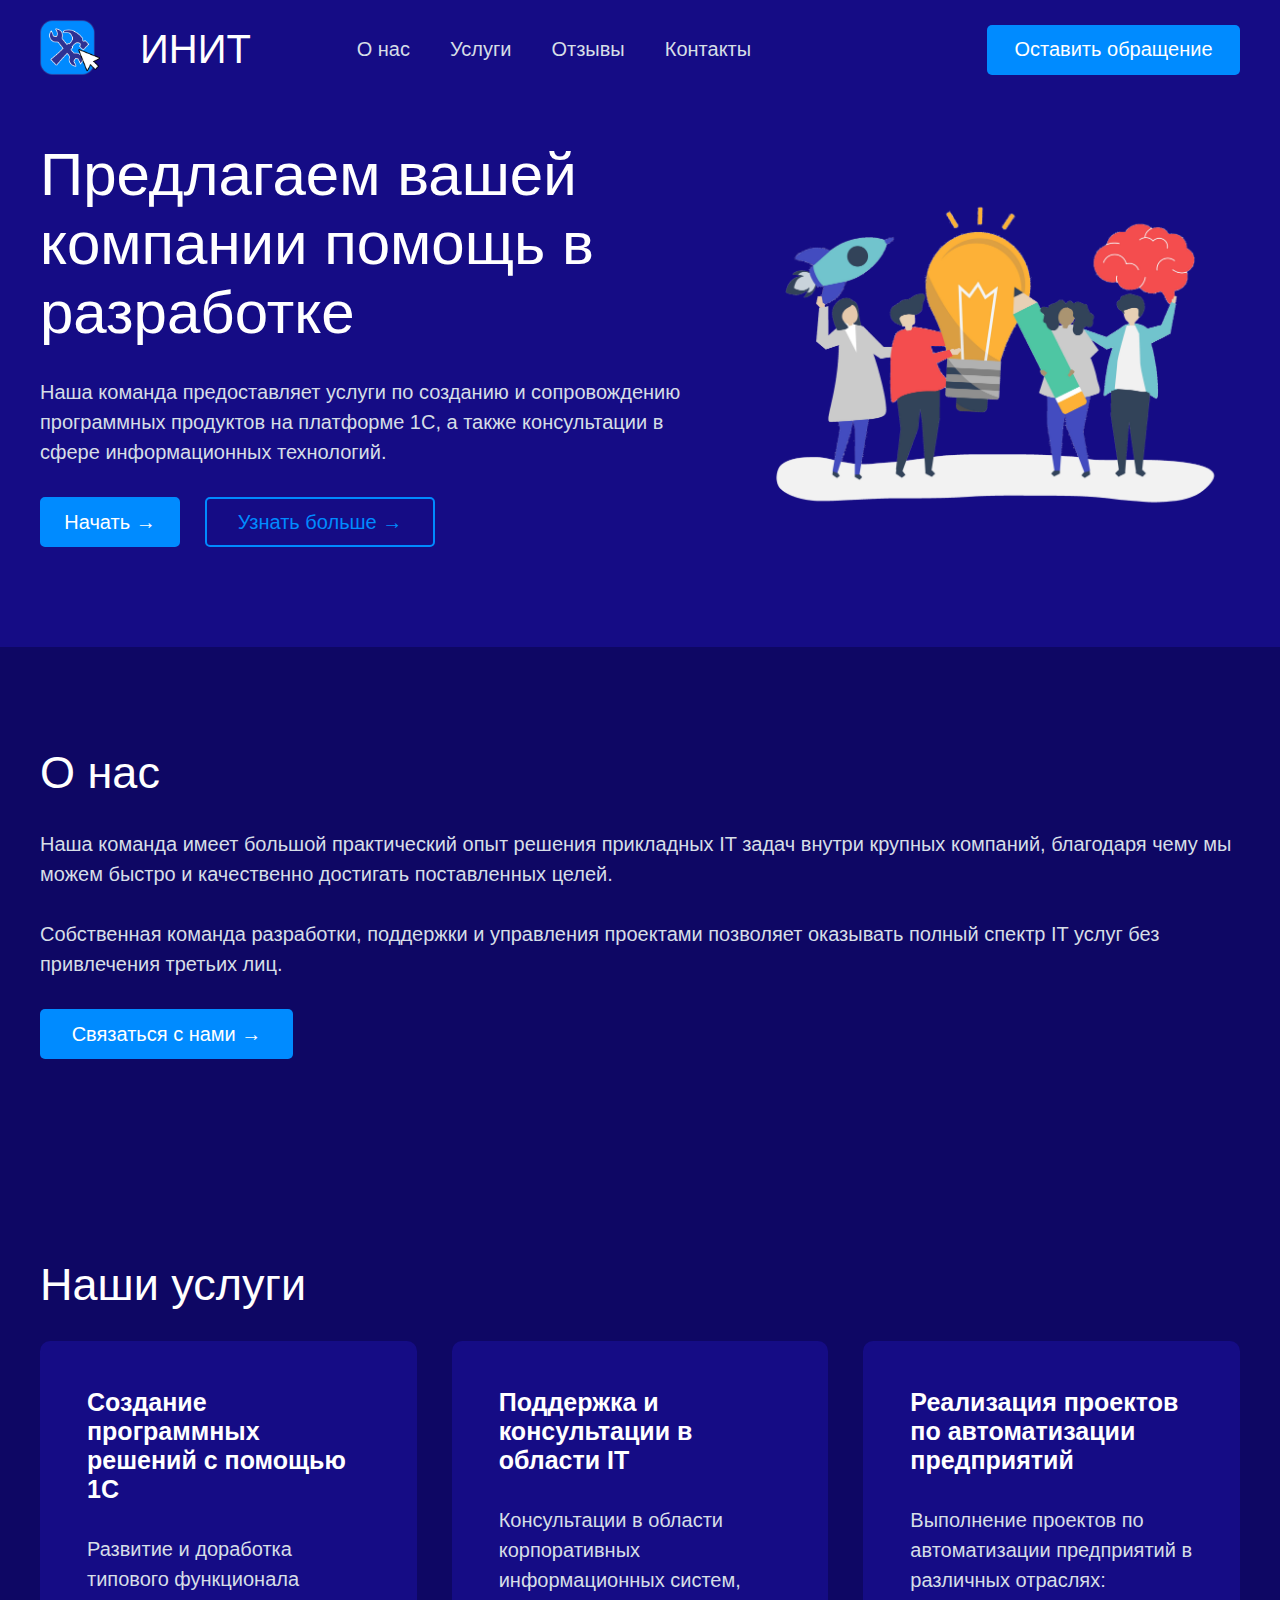
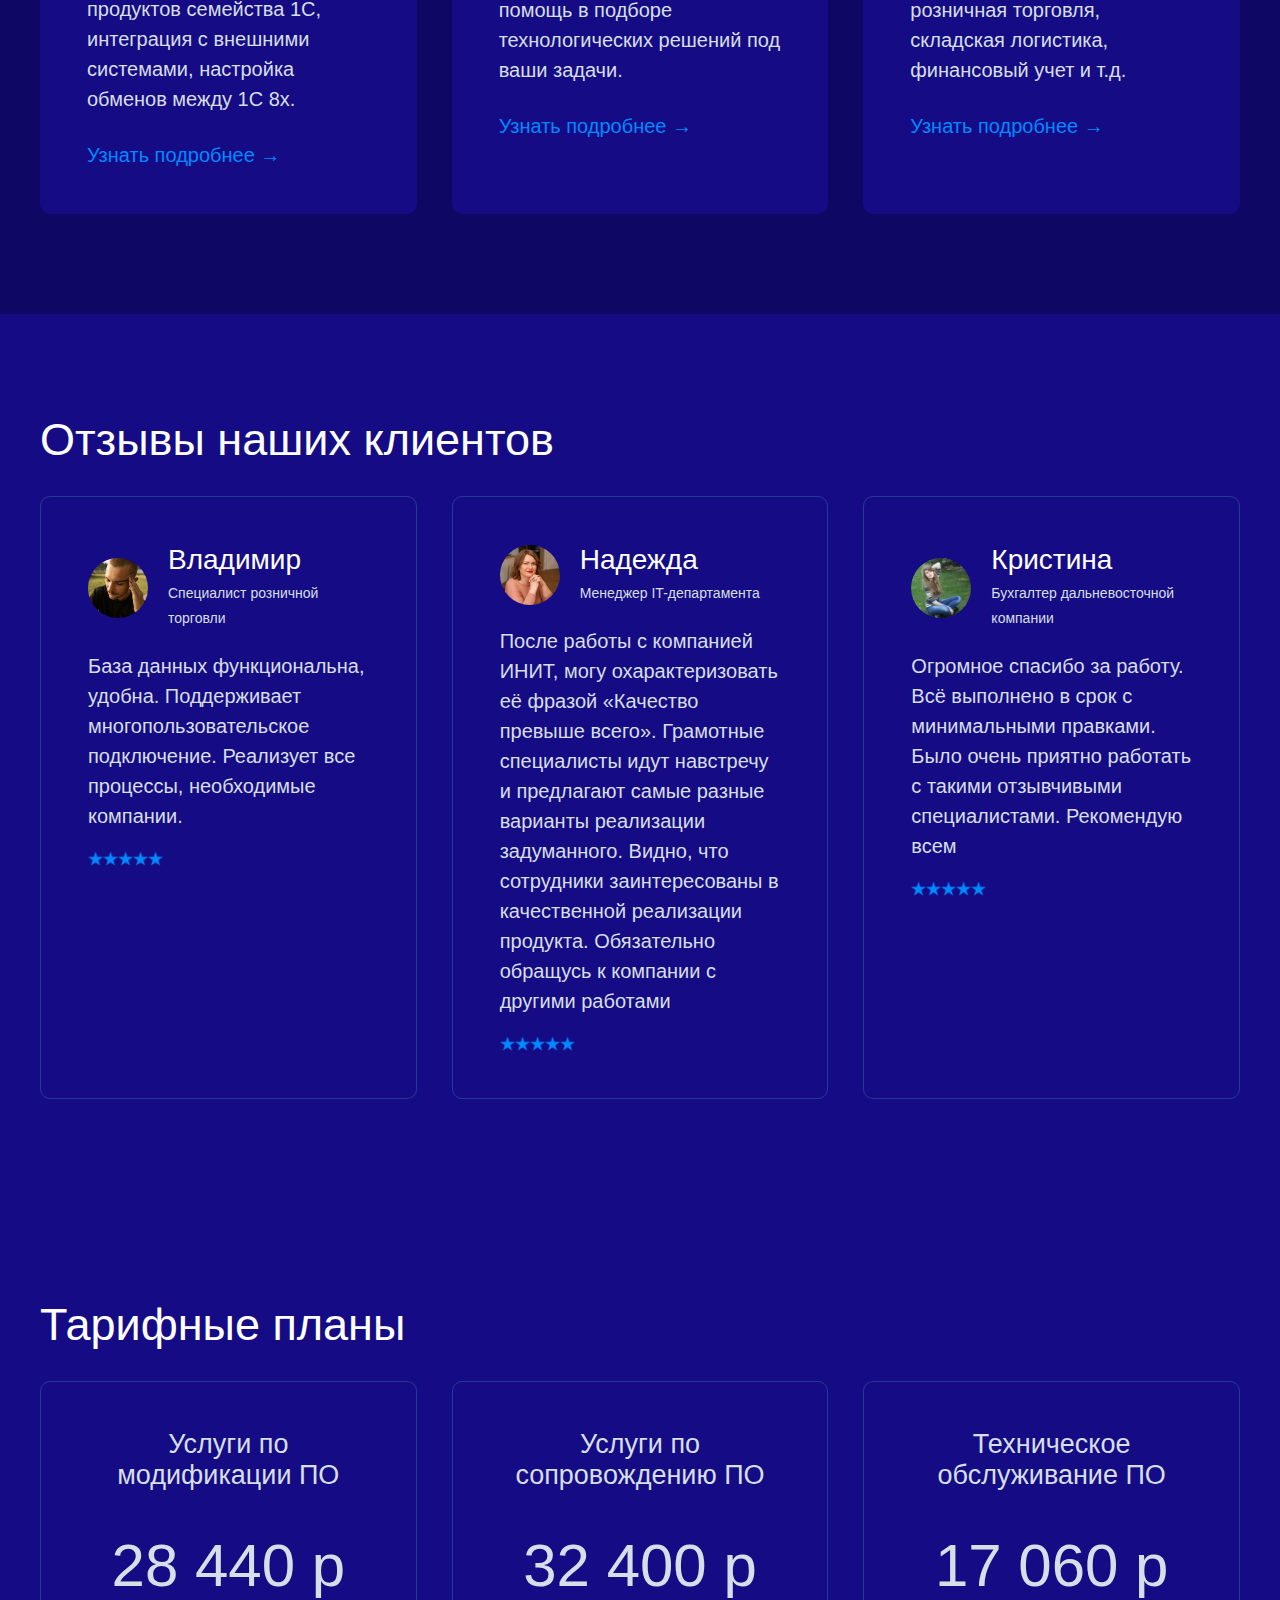
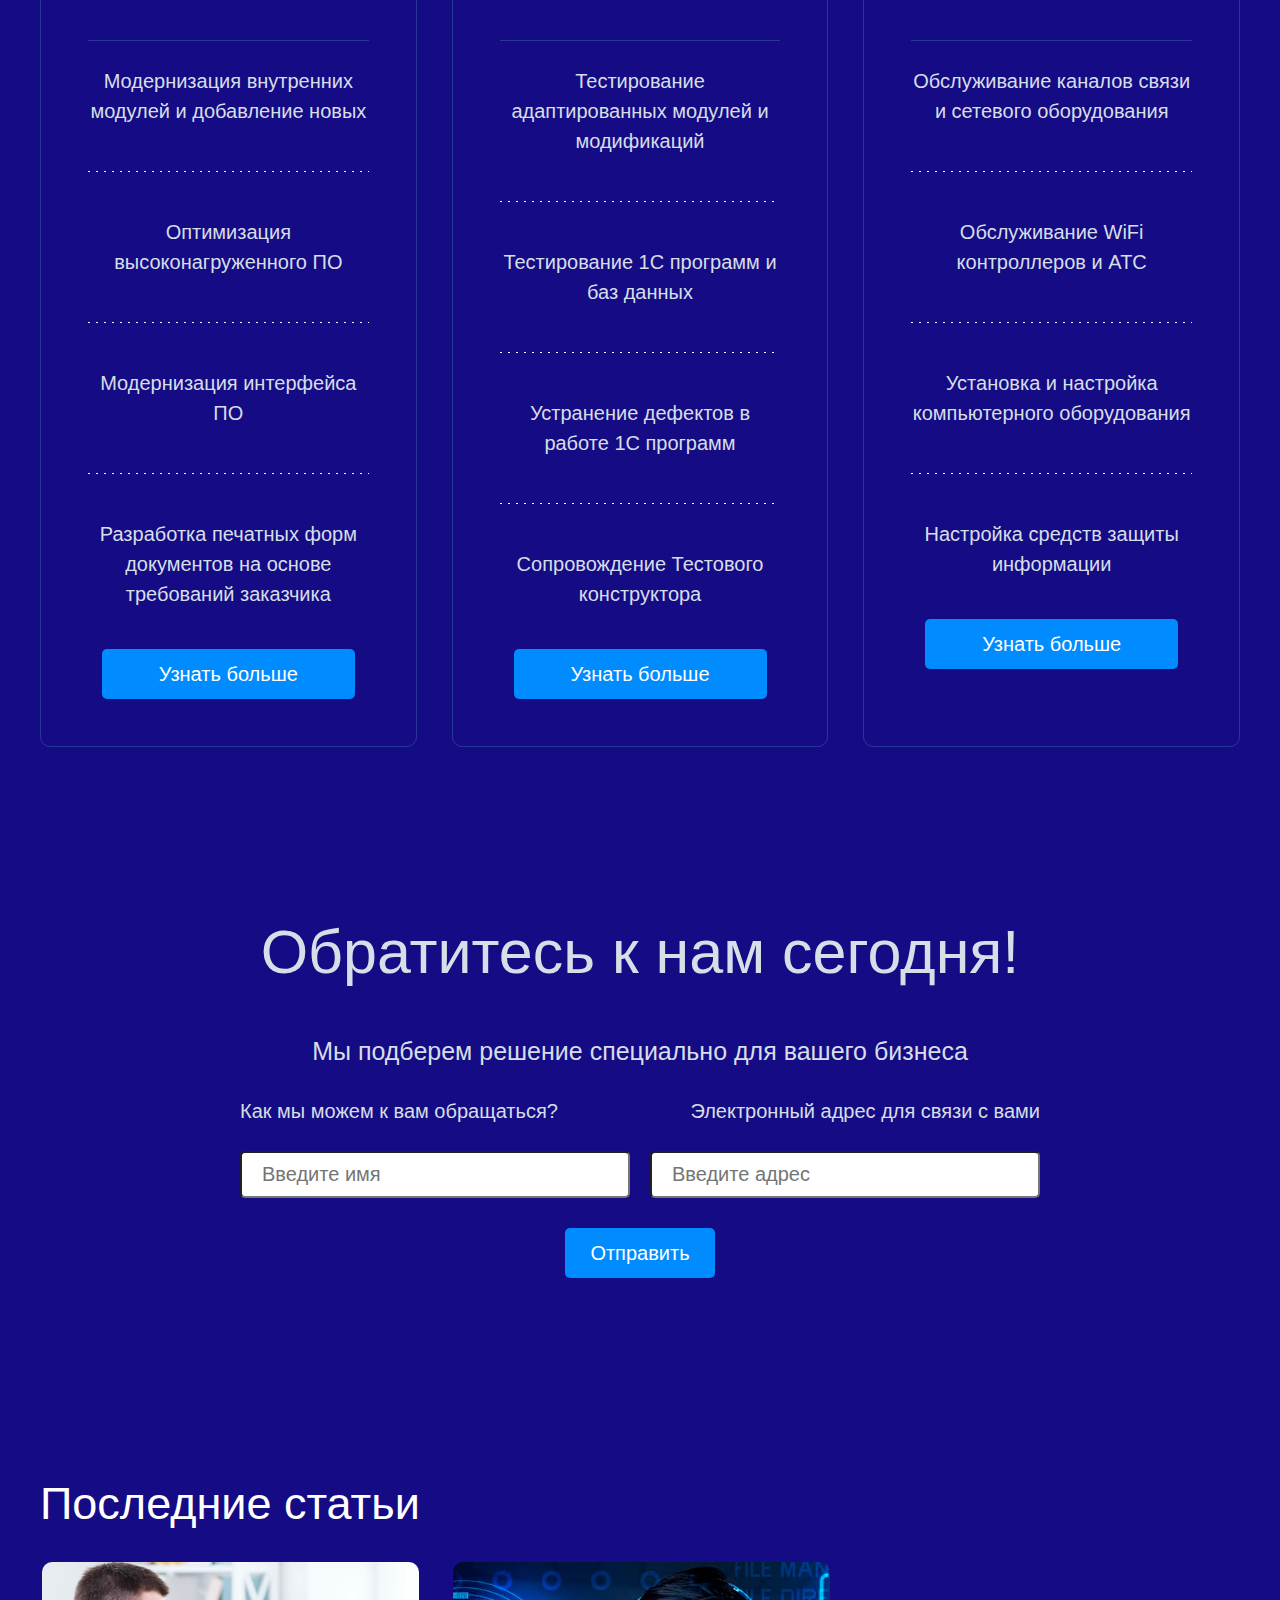
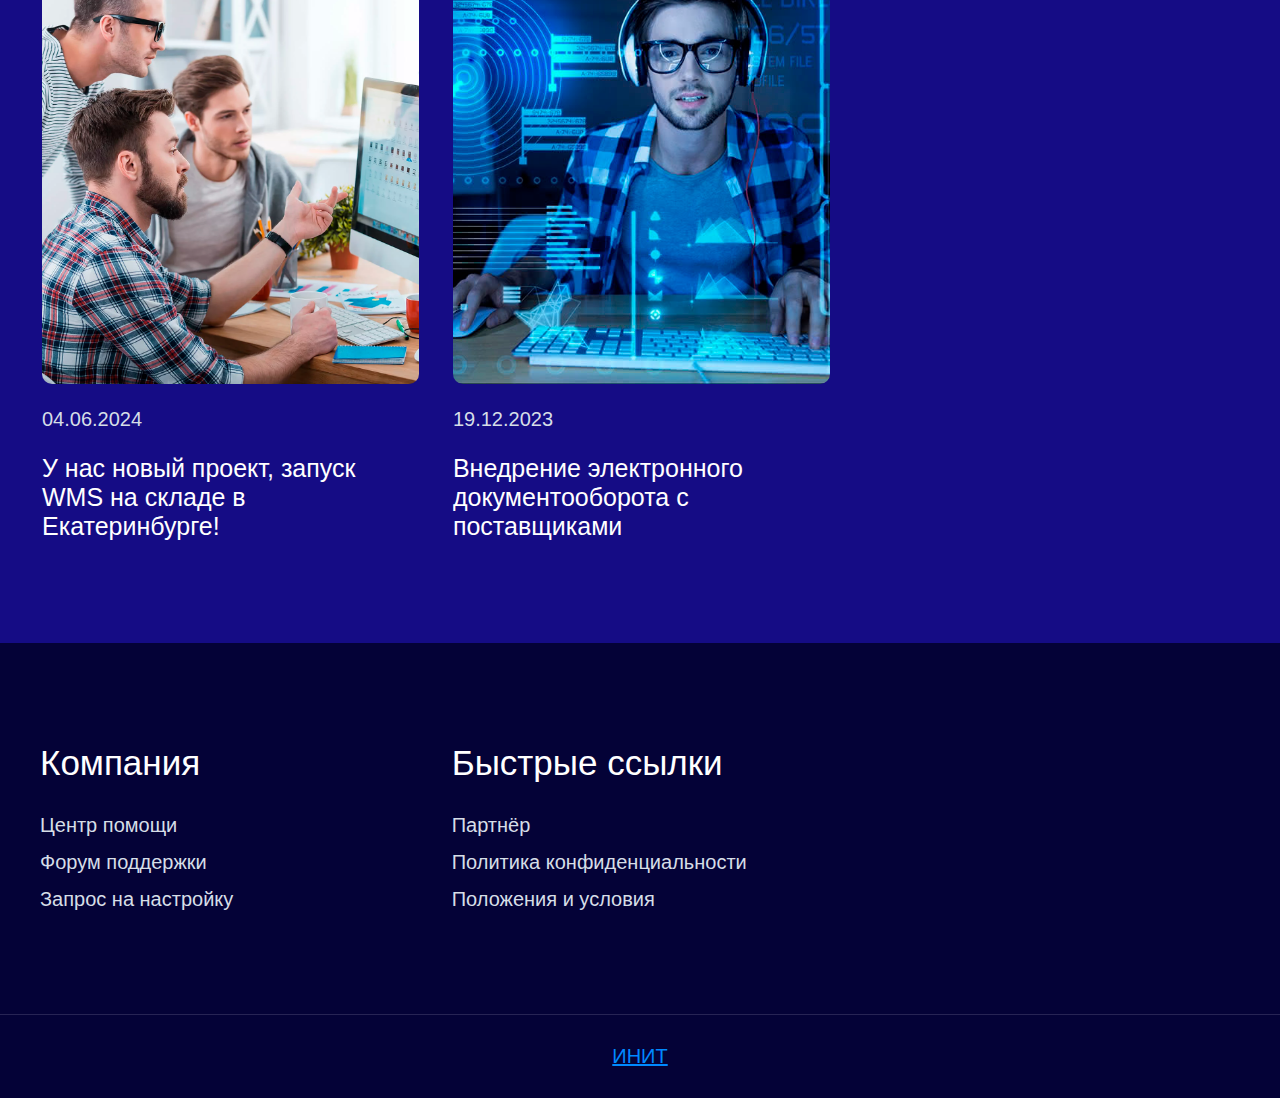
<file: index.html>
<!DOCTYPE html>
<html lang="en">
<head>
    <meta charset="UTF-8">
    <meta name="viewport" content="width=device-width, initial-scale=1.0">
    <title>Document</title>
    <link rel="stylesheet" href="css/base.css">
    <link rel="stylesheet" href="css/style.css">
</head>
<body>

    <!-- ГЛАВНАЯ СТРАНИЦА -->
    <header class="header">
        <div class="head">
            <div class="logo">
                <a href="index.html"><img src="imges/logo.png" alt="logo"></a>
                <a href="index.html"><h1>ИНИТ</h1></a>
            </div>
            <div class="sections">
                <a data-scroll="about">О нас</a>
                <a data-scroll="services">Услуги</a>
                <a data-scroll="reviews">Отзывы</a>
                <a data-scroll="contacts">Контакты</a>
            </div>
            <button data-scroll="form" class="contact">Оставить обращение</button>
        </div>
    </header>

    <div class="main" id="main">
        <div class="main_text">
            <p class="caption">Предлагаем вашей компании помощь в разработке</p>
            <p class="word">Наша команда предоставляет услуги по созданию и сопровождению программных продуктов на платформе 1С, а также консультации в<br> сфере информационных технологий.</p>
            <div class="main_btns">
                <button data-scroll="services" class="btn_start">Начать →</button>
                <button data-scroll="form" class="btn_more">Узнать больше →</button>
            </div>
        </div>
        <img src="imges/main_img.png">
    </div>

    <!-- О НАС -->
    <div class="dark" id="about">
        <div class="about content">
            <p class="topic">О нас</p>
            <p class="word">Наша команда имеет большой практический опыт решения прикладных IT задач внутри крупных компаний, благодаря чему мы можем быстро и качественно достигать поставленных целей.</p>
            <p class="word">Собственная команда разработки, поддержки и управления проектами позволяет оказывать полный спектр IT услуг без привлечения третьих лиц.</p>
            <button data-scroll="form" class="about_btn">Связаться с нами →</button>
        </div>
    </div>

    <!-- УСЛУГИ -->
    <div class="dark" id="services">
        <div class="services content">
            <p class="topic">Наши услуги</p>
            <div class="service_blocks">
                <div class="service_block">
                    <p class="caption_service">Создание программных решений с помощью 1С</p>
                    <p class="word">Развитие и доработка типового функционала продуктов семейства 1С, интеграция с внешними системами, настройка обменов между 1С 8x.</p>
                    <a data-scroll="tariffs" class="service_more">Узнать подробнее →</a>
                </div>
                <div class="service_block">
                    <p class="caption_service">Поддержка и консультации в области IT</p>
                    <p class="word">Консультации в области корпоративных информационных систем, помощь в подборе технологических решений под ваши задачи.</p>
                    <a data-scroll="tariffs" class="service_more">Узнать подробнее →</a>
                </div>
                <div class="service_block">
                    <p class="caption_service">Реализация проектов по автоматизации предприятий</p>
                    <p class="word">Выполнение проектов по автоматизации предприятий в различных отраслях: розничная торговля, складская логистика, финансовый учет и т.д.</p>
                    <a data-scroll="tariffs" class="service_more">Узнать подробнее →</a>
                </div>
            </div>
        </div>
    </div>

    <!-- ОТЗЫВЫ -->
    <div class="section" id="reviews">
        <p class="topic">Отзывы наших клиентов</p>
        <div class="reviews_blocks">

            <div class="review_block">
                <div class="review_user">
                    <img src="imges/Vladimir.jpg">
                    <div class="review_user_about">
                        <p class="review_user_name">Владимир</p>
                        <p class="review_user_info">Специалист розничной торговли</p>
                    </div>
                </div>
                <p class="word">База данных функциональна, удобна. Поддерживает многопользовательское подключение. Реализует все процессы, необходимые компании.</p>
                <div class="rating">
                    <img src="imges/star.png">
                    <img src="imges/star.png">
                    <img src="imges/star.png">
                    <img src="imges/star.png">
                    <img src="imges/star.png">
                </div>
            </div>

            <div class="review_block">
                <div class="review_user">
                    <img src="imges/Hope.jpg">
                    <div class="review_user_about">
                        <p class="review_user_name">Надежда</p>
                        <p class="review_user_info">Менеджер IT-департамента</p>
                    </div>
                </div>
                <p class="word">После работы с компанией ИНИТ, могу охарактеризовать её фразой «Качество превыше всего». Грамотные специалисты идут навстречу и предлагают самые разные варианты реализации задуманного. Видно, что сотрудники заинтересованы в качественной реализации продукта. Обязательно обращусь к компании с другими работами</p>
                <div class="rating">
                    <img src="imges/star.png">
                    <img src="imges/star.png">
                    <img src="imges/star.png">
                    <img src="imges/star.png">
                    <img src="imges/star.png">
                </div>
            </div>

            <div class="review_block">
                <div class="review_user">
                    <img src="imges/Kristina.jpg">
                    <div class="review_user_about">
                        <p class="review_user_name">Кристина</p>
                        <p class="review_user_info">Бухгалтер дальневосточной компании</p>
                    </div>
                </div>
                <p class="word">Огромное спасибо за работу. Всё выполнено в срок с минимальными правками. Было очень приятно работать с такими отзывчивыми специалистами. Рекомендую всем</p>
                <div class="rating">
                    <img src="imges/star.png">
                    <img src="imges/star.png">
                    <img src="imges/star.png">
                    <img src="imges/star.png">
                    <img src="imges/star.png">
                </div>
            </div>

        </div>
    </div>

    <!-- ТАРИФЫ -->
     <div class="section" id="tariffs">
        <p class="topic">Тарифные планы</p>
        <div class="tariffs_blocks">

            <div class="tariff_block">
                <p class="tariff_name">Услуги по модификации ПО</p>
                <p class="tariff_price">28 440 р</p>
                <div class="tariff_about">
                    <div class="line"></div>
                    <p class="word">Модернизация внутренних модулей и добавление новых</p>
                    <div class="dotted_line"></div>
                    <p class="word">Оптимизация высоконагруженного ПО</p>
                    <div class="dotted_line"></div>
                    <p class="word">Модернизация интерфейса ПО</p>
                    <div class="dotted_line"></div>
                    <p class="word">Разработка печатных форм документов на основе требований заказчика</p>
                </div>
                <button data-scroll="form" class="tariff_more">Узнать больше</button>
            </div>

            <div class="tariff_block">
                <p class="tariff_name">Услуги по сопровождению ПО</p>
                <p class="tariff_price">32 400 р</p>
                <div class="tariff_about">
                    <div class="line"></div>
                    <p class="word">Тестирование адаптированных модулей и модификаций</p>
                    <div class="dotted_line"></div>
                    <p class="word">Тестирование 1С программ и баз данных</p>
                    <div class="dotted_line"></div>
                    <p class="word">Устранение дефектов в работе 1С программ</p>
                    <div class="dotted_line"></div>
                    <p class="word">Сопровождение Тестового конструктора</p>
                </div>
                <button data-scroll="form" class="tariff_more">Узнать больше</button>
            </div>

            <div class="tariff_block">
                <p class="tariff_name">Техническое обслуживание ПО</p>
                <p class="tariff_price">17 060 р</p>
                <div class="tariff_about">
                    <div class="line"></div>
                    <p class="word">Обслуживание каналов связи и сетевого оборудования</p>
                    <div class="dotted_line"></div>
                    <p class="word">Обслуживание WiFi контроллеров и ATC</p>
                    <div class="dotted_line"></div>
                    <p class="word">Установка и настройка компьютерного оборудования</p>
                    <div class="dotted_line"></div>
                    <p class="word">Настройка средств защиты информации</p>
                </div>
                <button data-scroll="form" class="tariff_more">Узнать больше</button>
            </div>

        </div>
     </div>

     <!-- ФОРМА ДЛЯ СВЯЗИ -->
      <form class="form" id="form">
        <p class="form_title">Обратитесь к нам сегодня!</p>
        <p class="form_text">Мы подберем решение специально для вашего бизнеса</p>
        <div class="form_inputs">
            <div class="form_input">
                <p class="word form_name">Как мы можем к вам обращаться?</p>
                <input type="text" class="name_input" placeholder="Введите имя">
            </div>
            <div class="form_input">
                <p class="word form_mail">Электронный адрес для связи с вами</p>
                <input type="text" class="mail_input" placeholder="Введите адрес">
            </div>
        </div>
        <button class="form_send">Отправить</button>
      </form>

      <!-- ПОСЛЕДНИЕ СТАТЬИ -->
       <div class="section">
        <p class="topic">Последние статьи</p>
        <div class="articles_blocks">

            <a href="new_1.html" class="article_block">
                <img src="imges/article_1.png">
                <p class="word">04.06.2024</p>
                <p class="article_text">У нас новый проект, запуск WMS на складе в Екатеринбурге!</p>
            </a>

            <a href="new_2.html" class="article_block">
                <img src="imges/article_2.png">
                <p class="word">19.12.2023</p>
                <p class="article_text">Внедрение электронного документооборота с поставщиками</p>
            </a>

            <a class="article_none"></a>

        </div>
       </div>
       
       <!-- КОНТАКТЫ -->
        <div class="darkest" id="contacts">
            <div class="contacts">
                <div class="contact_list">
                    <p class="contact_name">Компания</p>
                    <a data-scroll="main" class="word contact_text">Центр помощи</a>
                    <a data-scroll="main" class="word contact_text">Форум поддержки</a>
                    <a data-scroll="main" class="word contact_text">Запрос на настройку</a>
                </div>
                <div class="contact_list">
                    <p class="contact_name">Быстрые ссылки</p>
                    <a data-scroll="main" class="word contact_text">Партнёр</a>
                    <a data-scroll="main" class="word contact_text">Политика конфиденциальности</a>
                    <a data-scroll="main" class="word contact_text">Положения и условия</a>
                </div>
                <div class="contact_list"></div>
            </div>
        </div>

        <!-- ПОДВАЛ -->
         <footer><a href="index.html">ИНИТ</a></footer>

    <script src="script.js"></script>
</body>
</html>
</file>
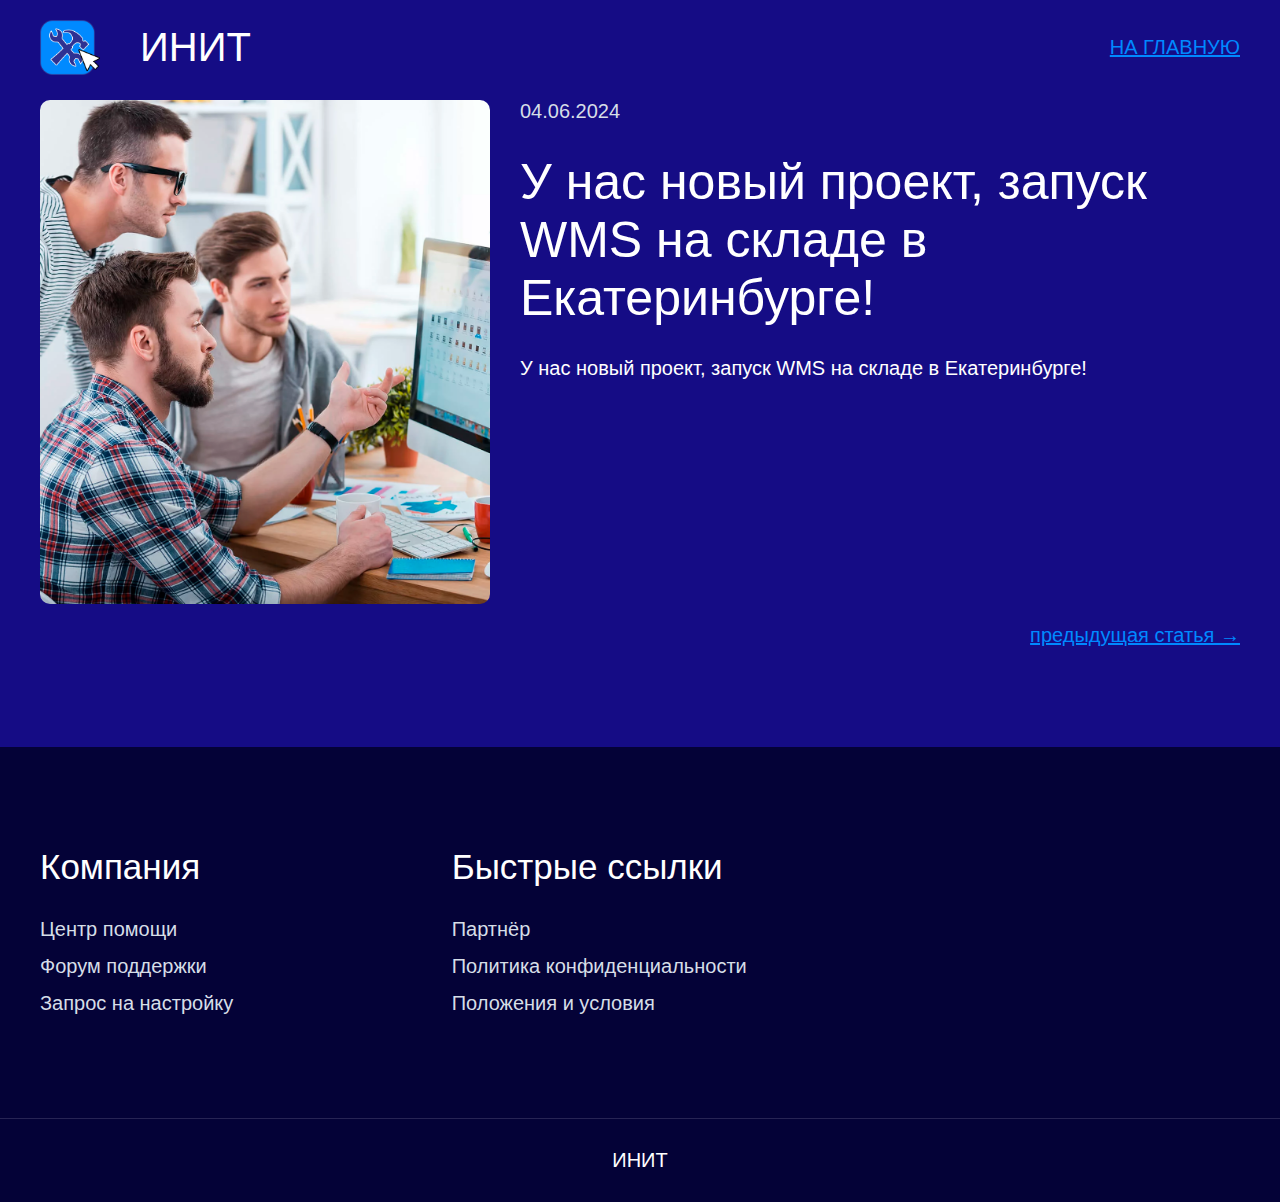
<file: new_1.html>
<!DOCTYPE html>
<html lang="en">
<head>
    <meta charset="UTF-8">
    <meta name="viewport" content="width=device-width, initial-scale=1.0">
    <title>Document</title>
    <link rel="stylesheet" href="css/base.css">
    <link rel="stylesheet" href="css/new.css">
</head>
<body>

    <!-- ГЛАВНАЯ СТРАНИЦА -->
    <header class="header" id="main">
        <div class="head">
            <div class="logo">
                <img src="imges/logo.png" alt="logo">
                <h1>ИНИТ</h1>
            </div>
            <a href="index.html">НА ГЛАВНУЮ</a>
        </div>
    </header>
    
    <div class="new_block">
        <div class="new_contener">
            <img src="imges/article_1.png">
            <div class="new_text">
                <p class="new_date">04.06.2024</p>
                <p class="new_title">У нас новый проект, запуск WMS на складе в Екатеринбурге!</p>
                <p class="new_content">У нас новый проект, запуск WMS на складе в Екатеринбурге!</p>
            </div>
        </div>
        <div class="switch">
            <a href="new_2.html">предыдущая статья →</a>
        </div>
    </div>

       <!-- КОНТАКТЫ -->
       <div class="darkest" id="contacts">
        <div class="contacts">
            <div class="contact_list">
                <p class="contact_name">Компания</p>
                <a href="index.html" class="word contact_text">Центр помощи</a>
                <a href="index.html" class="word contact_text">Форум поддержки</a>
                <a href="index.html" class="word contact_text">Запрос на настройку</a>
            </div>
            <div class="contact_list">
                <p class="contact_name">Быстрые ссылки</p>
                <a href="index.html" class="word contact_text">Партнёр</a>
                <a href="index.html" class="word contact_text">Политика конфиденциальности</a>
                <a href="index.html" class="word contact_text">Положения и условия</a>
            </div>
            <div class="contact_list"></div>
        </div>
      </div>

        <!-- ПОДВАЛ -->
         <footer><span>ИНИТ</span></footer>

    <script src="script.js"></script>
</body>
</html>
</file>
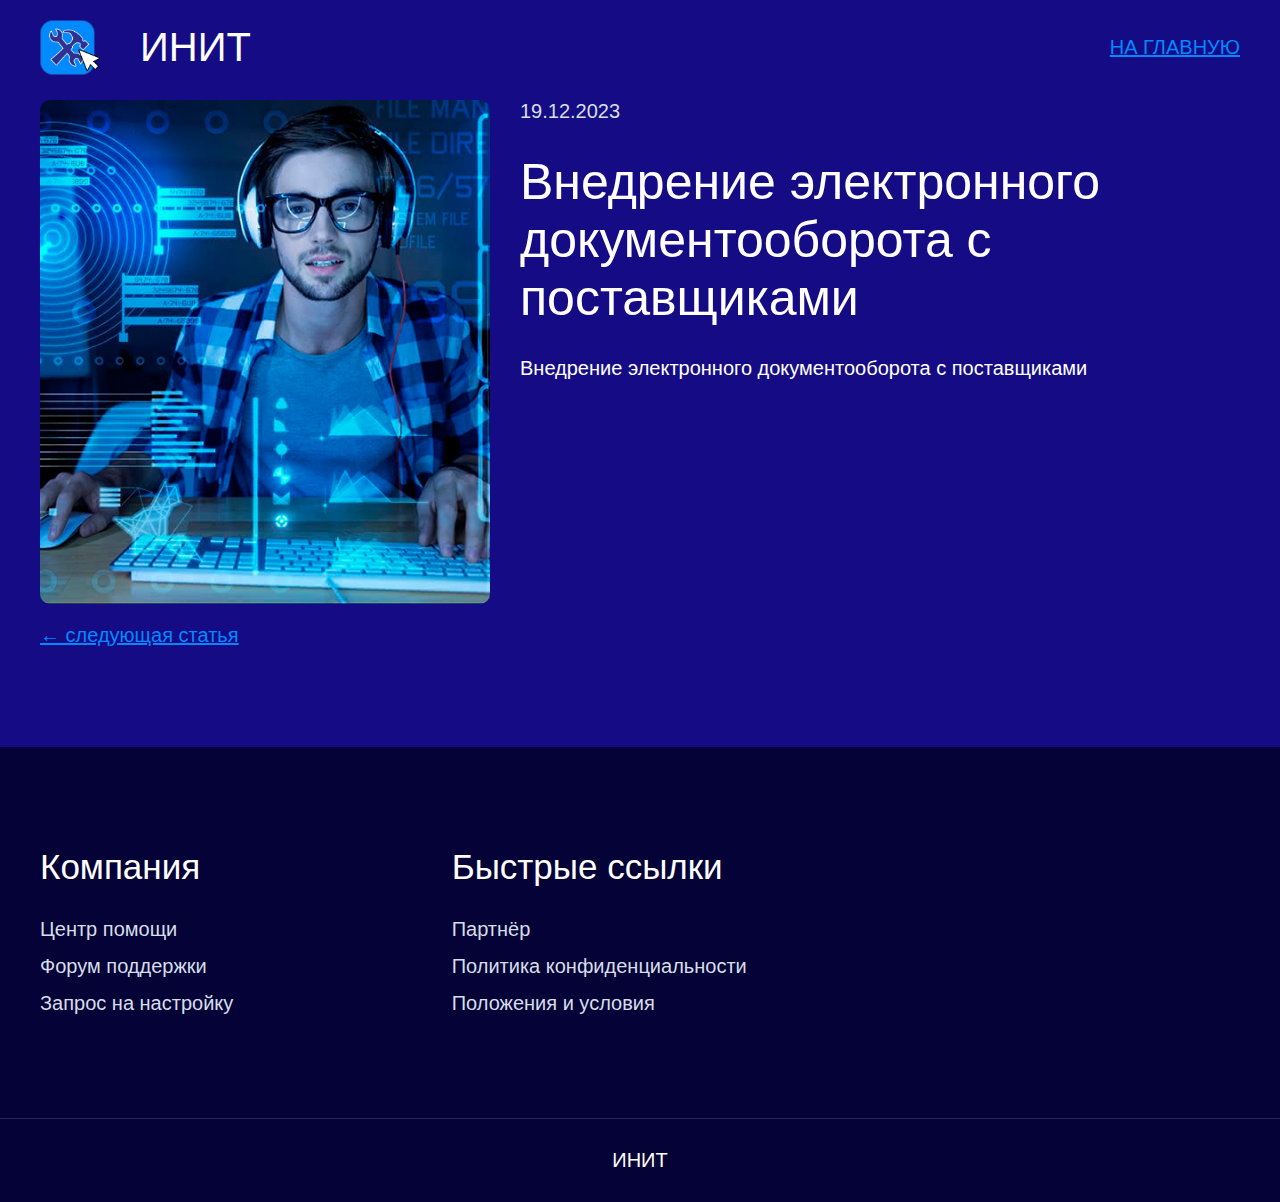
<file: new_2.html>
<!DOCTYPE html>
<html lang="en">
<head>
    <meta charset="UTF-8">
    <meta name="viewport" content="width=device-width, initial-scale=1.0">
    <title>Document</title>
    <link rel="stylesheet" href="css/base.css">
    <link rel="stylesheet" href="css/new.css">
</head>
<body>

    <!-- ГЛАВНАЯ СТРАНИЦА -->
    <header class="header" id="main">
        <div class="head">
            <div class="logo">
                <img src="imges/logo.png" alt="logo">
                <h1>ИНИТ</h1>
            </div>
            <a href="index.html">НА ГЛАВНУЮ</a>
        </div>
    </header>
    
    <div class="new_block">
        <div class="new_contener">
            <img src="imges/article_2.png">
            <div class="new_text">
                <p class="new_date">19.12.2023</p>
                <p class="new_title">Внедрение электронного документооборота с поставщиками</p>
                <p class="new_content">Внедрение электронного документооборота с поставщиками</p>
            </div>
        </div>
        <div class="switch_next">
            <a href="new_1.html">← следующая статья</a>
        </div>
    </div>

       <!-- КОНТАКТЫ -->
       <div class="darkest" id="contacts">
        <div class="contacts">
            <div class="contact_list">
                <p class="contact_name">Компания</p>
                <a href="index.html" class="word contact_text">Центр помощи</a>
                <a href="index.html" class="word contact_text">Форум поддержки</a>
                <a href="index.html" class="word contact_text">Запрос на настройку</a>
            </div>
            <div class="contact_list">
                <p class="contact_name">Быстрые ссылки</p>
                <a href="index.html" class="word contact_text">Партнёр</a>
                <a href="index.html" class="word contact_text">Политика конфиденциальности</a>
                <a href="index.html" class="word contact_text">Положения и условия</a>
            </div>
            <div class="contact_list"></div>
        </div>
      </div>

        <!-- ПОДВАЛ -->
         <footer><span>ИНИТ</span></footer>

    <script src="script.js"></script>
</body>
</html>
</file>
<file: css/base.css>
*{
    margin: 0;
    padding: 0;
    box-sizing: border-box;
    font-family: Arial, "Helvetica Neue", Helvetica, sans-serif;
    color: white;
    font-size: 20px;
    font-weight: normal;
    transition: 0.6s;
}

button {
    background-color: rgb(0, 139, 255);
    border-radius: 5px;
    width: 253px;
    height: 50px;
    border: solid 0px;
}

button:hover {
    background-color: white;
    color: rgb(0, 139, 255);
    cursor: pointer;
}

input {
    border-radius: 5px;
    padding: 10px;
    padding-left: 20px;
    color: rgb(21, 12, 133);
}

.topic {
    font-size: 45px;
}

.word {
    line-height: 30px;
    color: rgb(214, 222, 231);
}

.section {
    display: flex;
    flex-direction: column;
    gap: 30px;
    padding-top: 100px;
    padding-bottom: 100px;
}

/* ГЛАВНАЯ СТРАНИЦА */

body {
    width: 100%;
    max-width: 1200px;
    background-color: rgb(21, 12, 133);
    margin: 0 auto;
}

header {
    width: 100%;
    background-color: rgb(21, 12, 133);
    position: fixed;
    top: 0;
    left: 0;
    padding-top: 20px;
    padding-bottom: 10px;
}

.head {
    max-width: 1200px;
    margin: 0 auto;
    display: flex;
    align-items: center;
    gap: 20px;
    justify-content: space-between;
}

h1 {
    font-size: 40px;
    cursor: pointer;
}

.logo {
    display: flex;
    gap: 40px;
    align-items: center;
}

.logo img {
    cursor: pointer;
    width: 60px;
}

.logo a {
    text-decoration: none;
}

.sections {
    display: flex;
    gap: 40px;
    padding-right: 130px;
}

.sections a {
    color: rgb(214, 222, 231);
}

.sections a:hover {
    text-decoration: underline;
    cursor: pointer;
}

.scrolled {
    transition: 1s;
    /* color: rgba(255, 255, 255, 0.5); */
    /* background-color: rgba(21, 12, 133, 0.5); */
    padding: 10px 0;
    box-shadow: 0 1px 5px rgb(0, 137, 255);
}

.scrolled button {
    font-size: 15px;
    width: 180px;
    height: 30px;
}

.scrolled h1 {
    font-size: 30px;
}

.scrolled img {
    width: 40px;
}

/* КОНТАКТЫ */

.darkest {
    width: 100vw;
    margin-left: calc((100% - 100vw) / 2);
    background-color: rgb(4, 2, 55);
    padding-top: 100px;
    padding-bottom: 100px;
}

.contacts {
    max-width: 1200px;
    margin: 0 auto;
    display: flex;
    gap: 35px;
}

.contact_list {
    width: 100%;
    display: flex;
    flex-direction: column;
    gap: 7px;
}

.contact_name {
    font-size: 35px;
    padding-bottom: 20px;
}

.contact_text {
    text-decoration: none;
}

.contact_text:hover {
    cursor: pointer;
    color: rgb(0, 137, 255);
}

/* ПОДВАЛ */

footer {
    width: 100vw;
    margin-left: calc((100% - 100vw) / 2);
    background-color: rgb(4, 2, 55);
    padding-top: 30px;
    padding-bottom: 30px;
    text-align: center;
    border-top: solid 1px rgb(39, 36, 84);
}

footer a {
    color: rgb(0, 137, 255);
    text-decoration: underline;
}

footer a:hover {
    cursor: pointer;
}
</file>
<file: css/style.css>
.main {
    display: flex;
    align-items: center;
    padding-top: 140px;
    padding-bottom: 100px;
}

.main img {
    width: 500px;
}

.caption {
    font-size: 60px;
}

.main_text {
    display: flex;
    flex-direction: column;
    gap: 30px;
}

.main_btns {
    display: flex;
    gap: 25px;
}

.btn_start {
    width: 140px;
    border: solid 2px rgb(0, 139, 255);
}

.btn_start:hover {
    border: white;
}

.btn_more {
    width: 230px;
    border: solid 2px rgb(0, 139, 255);
    color: rgb(0, 139, 255);;
    background-color: rgba(0, 0, 0, 0);
}

.btn_more:hover {
    color: white;
    background-color: rgba(0, 0, 0, 0);
    border: solid 2px white;
}

/* О НАС */

.dark {
    width: 100vw;
    margin-left: calc((100% - 100vw) / 2);
    background-color: rgb(14, 7, 100);
    padding-top: 100px;
    padding-bottom: 100px;
}

.content {
    max-width: 1200px;
    margin: 0 auto;
    display: flex;
    flex-direction: column;
    gap: 30px;
}

/* УСЛУГИ */

.service_blocks {
    display: flex;
    gap: 35px;
}

.service_block {
    width: 100%;
    display: flex;
    flex-direction: column;
    gap: 30px;
    background-color: rgb(21, 12, 133);
    border-radius: 10px;
    padding: 47px;
}

.caption_service {
    font-size: 25px;
    font-weight: bold;
}

.service_more {
    color: rgb(0, 137, 255);
}

.service_more:hover {
    color: white;
    cursor: pointer;
}

/* ОТЗЫВЫ */

.reviews_blocks {
    display: flex;
    gap: 35px;
}

.review_block {
    width: 100%;
    display: flex;
    flex-direction: column;
    gap: 20px;
    border-radius: 10px;
    border: solid 1px rgb(40, 56, 153);
    padding: 47px;
}

.review_user {
    display: flex;
    gap: 20px;
    align-items: center;
}

.review_user img {
    width: 60px;
    border-radius: 30px;
}

.review_user_about {
    display: flex;
    flex-direction: column;
    gap: 5px;
}

.review_user_name {
    font-size: 28px;
}

.review_user_info {
    color: rgb(214, 222, 231);
    font-size: 14px;
    line-height: 25px;
}

.rating {
    display: flex;
}

.rating img {
    width: 15px;
}

/* ТАРИФЫ */

.tariffs_blocks {
    display: flex;
    gap: 35px;
}

.tariff_block {
    display: flex;
    flex-direction: column;
    gap: 40px;
    width: 100%;
    border-radius: 10px;
    border: solid 1px rgb(40, 56, 153);
    align-items: center;
    padding: 47px;
    text-align: center;
}

.tariff_name {
    font-size: 27px;
    color: rgb(214, 222, 231);
}

.tariff_price {
    font-size: 60px;
    color: rgb(214, 222, 231);
}

.tariff_about {
    display: flex;
    flex-direction: column;
    gap: 25px;
}

.line {
    border-top: solid 1px rgb(40, 56, 153);
}

.dotted_line {
    /* border-top: dotted 1px rgb(214, 222, 231); */
    height: 1px;
    background: repeating-linear-gradient(to right, white 0, white 2px, transparent 2px, transparent 8px);
    margin: 20px 0;
}

/* ФОРМА ДЛЯ СВЯЗИ */

.form {
    display: flex;
    flex-direction: column;
    gap: 30px;
    align-items: center;
    padding-top: 70px;
    padding-bottom: 100px;
}

.form_title {
    color: rgb(214, 222, 231);
    font-size: 61px;
    padding-bottom: 20px;
}

.form_text {
    color: rgb(214, 222, 231);
    font-size: 25px;
}

.form_inputs {
    display: flex;
    gap: 20px;
    min-width: 800px;
}

.form_input {
    display: flex;
    flex-direction: column;
    gap: 25px;
    width: 100%;
}

.form_mail {
    text-align: right;
}

.form_send {
    width: 150px;
}

/* ПОСЛЕДНИЕ СТАТЬИ */

.articles_blocks {
    display: flex;
    gap: 30px;
}

.article_block {
    border-radius: 10px;
    display: flex;
    flex-direction: column;
    width: 100%;
    gap: 20px;
    border: solid 2px rgba(255, 255, 255, 0);
    text-decoration: none;
}

.article_block:hover {
    width: calc(100% - 4vw);
    border: solid 2px rgba(255, 255, 255);
    cursor: pointer;
    padding: 1vw;
}

.article_block img {
    width: 100%;
    border-radius: 10px;
}

.article_text {
    font-size: 25px;
}

.article_none {
    width: 100%;
}
</file>
<file: css/new.css>
.new_block {
    display: flex;
    flex-direction: column;
    gap: 20px;
    padding: 100px 0;
}

.new_contener {
    display: flex;
    gap: 30px;
    justify-content: center;
}

.new_contener img {
    border-radius: 10px;
    width: 450px;
}

.head a {
    color: rgb(0, 137, 255);
}

.head a:hover {
    text-decoration: none;
}

.new_text {
    display: flex;
    flex-direction: column;
    gap: 30px;
}

.new_date {
    color: rgb(214, 222, 231);
}

.new_title {
    font-size: 50px;
}

.switch_next {
    display: flex;
}

.switch_next a{
    color: rgb(0, 137, 255);
}

.switch_next a:hover {
    text-decoration: none;
}

.switch {
    display: flex;
}

.switch a{
    margin-left: auto;
    color: rgb(0, 137, 255);
}

.switch a:hover {
    text-decoration: none;
}
</file>
